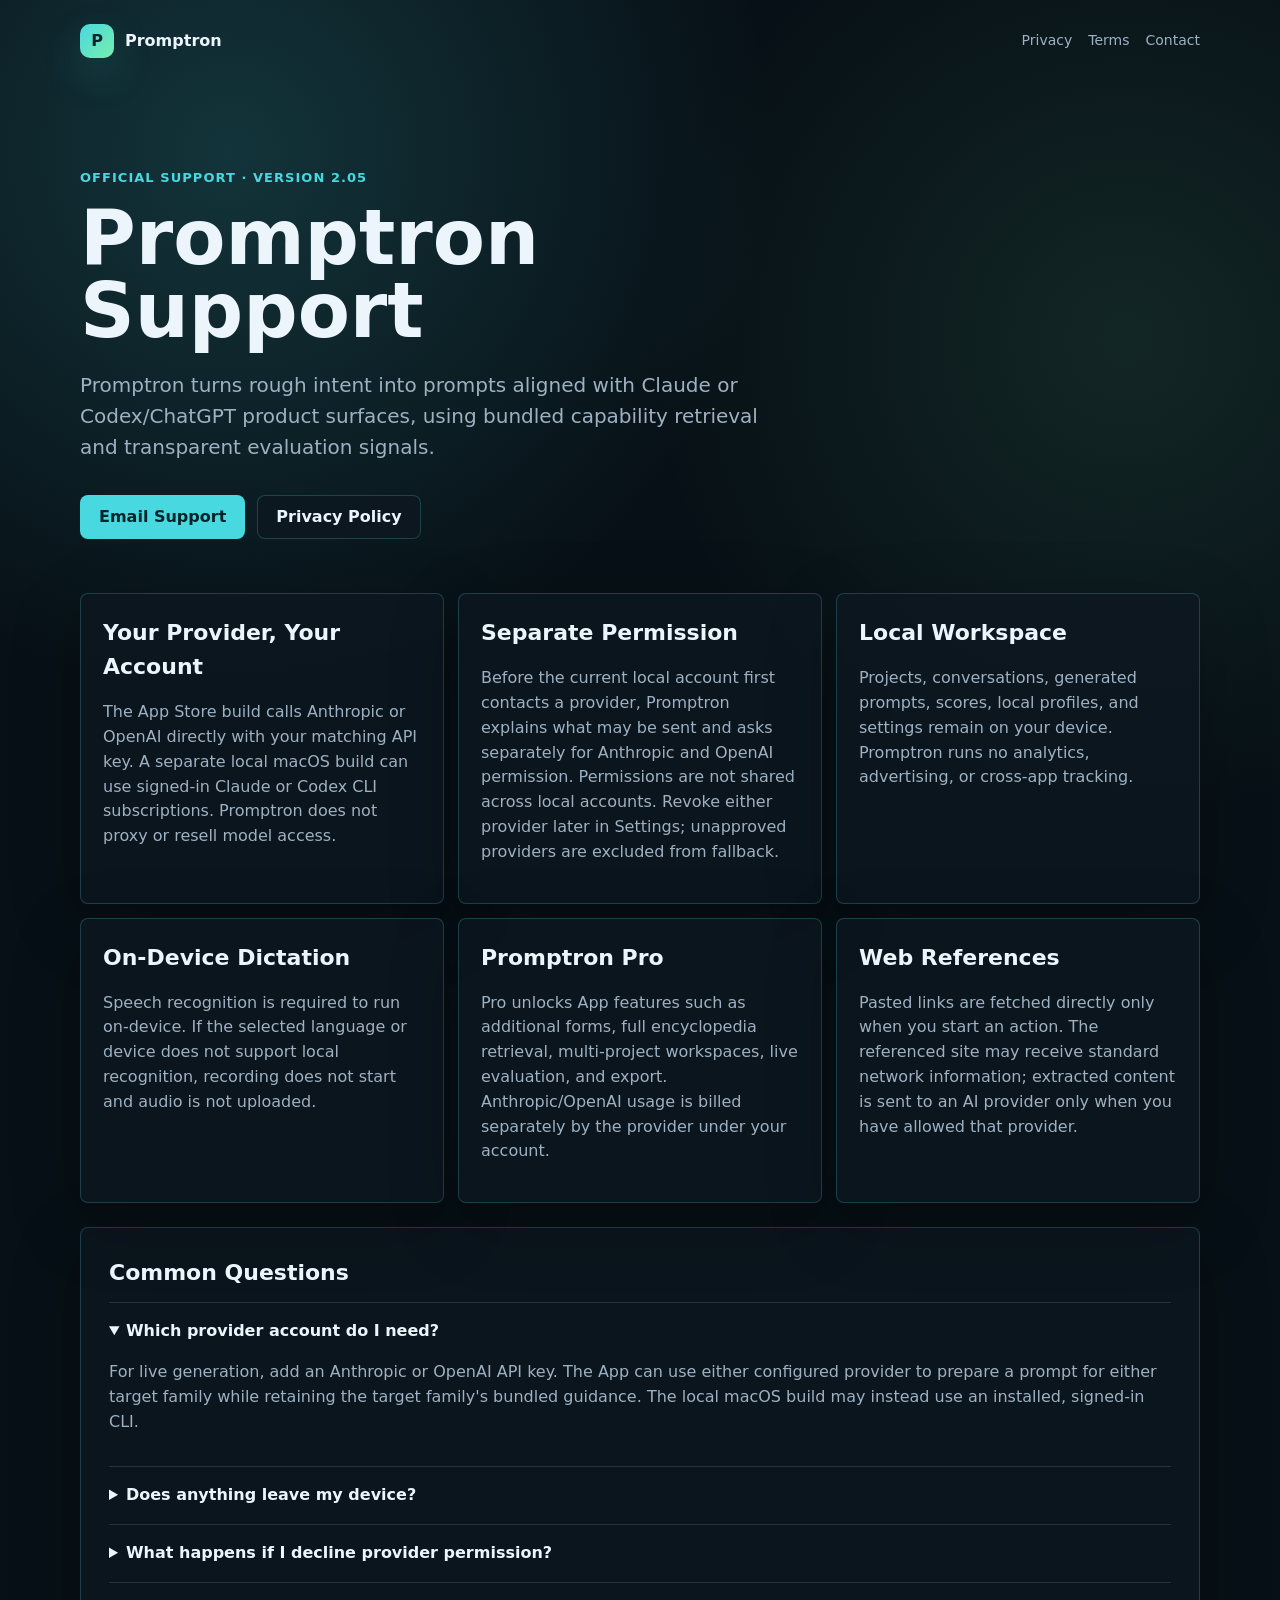
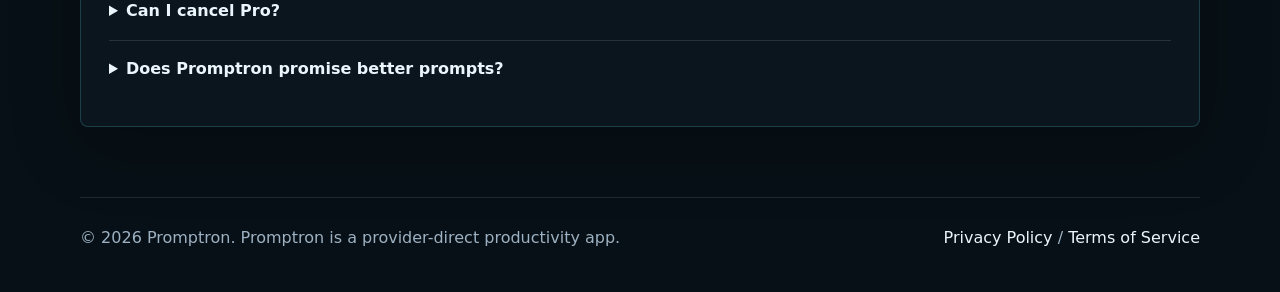
<file: index.html>
<!doctype html>
<html lang="en">
<head>
  <meta charset="utf-8">
  <meta name="viewport" content="width=device-width, initial-scale=1">
  <title>Promptron Support</title>
  <meta name="description" content="Support, privacy, and terms for Promptron, a local workspace that prepares prompts for Claude and Codex/ChatGPT.">
  <link rel="stylesheet" href="./styles.css">
</head>
<body>
  <header class="nav">
    <a class="brand" href="./" aria-label="Promptron home">
      <span class="mark">P</span><span>Promptron</span>
    </a>
    <nav aria-label="Primary">
      <a href="./privacy.html">Privacy</a>
      <a href="./terms.html">Terms</a>
      <a href="mailto:hello@pawse.au">Contact</a>
    </nav>
  </header>

  <main>
    <section class="hero">
      <p class="eyebrow">Official Support · Version 2.05</p>
      <h1>Promptron Support</h1>
      <p class="lead">
        Promptron turns rough intent into prompts aligned with Claude or Codex/ChatGPT product
        surfaces, using bundled capability retrieval and transparent evaluation signals.
      </p>
      <div class="actions">
        <a class="button primary" href="mailto:hello@pawse.au">Email Support</a>
        <a class="button" href="./privacy.html">Privacy Policy</a>
      </div>
    </section>

    <section class="grid" aria-label="Support topics">
      <article>
        <h2>Your Provider, Your Account</h2>
        <p>
          The App Store build calls Anthropic or OpenAI directly with your matching API key. A
          separate local macOS build can use signed-in Claude or Codex CLI subscriptions. Promptron
          does not proxy or resell model access.
        </p>
      </article>
      <article>
        <h2>Separate Permission</h2>
        <p>
          Before the current local account first contacts a provider, Promptron explains what may be
          sent and asks separately for Anthropic and OpenAI permission. Permissions are not shared
          across local accounts. Revoke either provider later in Settings; unapproved providers are
          excluded from fallback.
        </p>
      </article>
      <article>
        <h2>Local Workspace</h2>
        <p>
          Projects, conversations, generated prompts, scores, local profiles, and settings remain on
          your device. Promptron runs no analytics, advertising, or cross-app tracking.
        </p>
      </article>
      <article>
        <h2>On-Device Dictation</h2>
        <p>
          Speech recognition is required to run on-device. If the selected language or device does
          not support local recognition, recording does not start and audio is not uploaded.
        </p>
      </article>
      <article>
        <h2>Promptron Pro</h2>
        <p>
          Pro unlocks App features such as additional forms, full encyclopedia retrieval, multi-project
          workspaces, live evaluation, and export. Anthropic/OpenAI usage is billed separately by the
          provider under your account.
        </p>
      </article>
      <article>
        <h2>Web References</h2>
        <p>
          Pasted links are fetched directly only when you start an action. The referenced site may
          receive standard network information; extracted content is sent to an AI provider only when
          you have allowed that provider.
        </p>
      </article>
    </section>

    <section class="panel" aria-labelledby="help-heading">
      <h2 id="help-heading">Common Questions</h2>
      <details open>
        <summary>Which provider account do I need?</summary>
        <p>
          For live generation, add an Anthropic or OpenAI API key. The App can use either configured
          provider to prepare a prompt for either target family while retaining the target family's
          bundled guidance. The local macOS build may instead use an installed, signed-in CLI.
        </p>
      </details>
      <details>
        <summary>Does anything leave my device?</summary>
        <p>
          Yes, when you choose an online action. Relevant prompt context, text extracted from files
          you select, images you select, and a limited number of linked images fetched from a web page
          whose URL you paste may be sent directly to an AI provider you have allowed. Pasted links
          are fetched directly from the referenced websites. Nothing travels through a Promptron model
          server. See the Privacy Policy for exact categories.
        </p>
      </details>
      <details>
        <summary>What happens if I decline provider permission?</summary>
        <p>
          Promptron does not contact that provider. You can continue with local/offline features and
          later review the choice in Settings &rarr; Data Sharing.
        </p>
      </details>
      <details>
        <summary>Can I cancel Pro?</summary>
        <p>
          Yes. Subscriptions purchased through Apple are managed in your Apple account: System
          Settings or App Store account settings &rarr; Subscriptions.
        </p>
      </details>
      <details>
        <summary>Does Promptron promise better prompts?</summary>
        <p>
          No. Promptron offers convenience, product-surface fit, local organization, retrieval, and
          evaluation workflow—not a guarantee of prompt quality or output correctness.
        </p>
      </details>
    </section>
  </main>

  <footer>
    <p>&copy; 2026 Promptron. Promptron is a provider-direct productivity app.</p>
    <p><a href="./privacy.html">Privacy Policy</a> <span>/</span> <a href="./terms.html">Terms of Service</a></p>
  </footer>
</body>
</html>
</file>
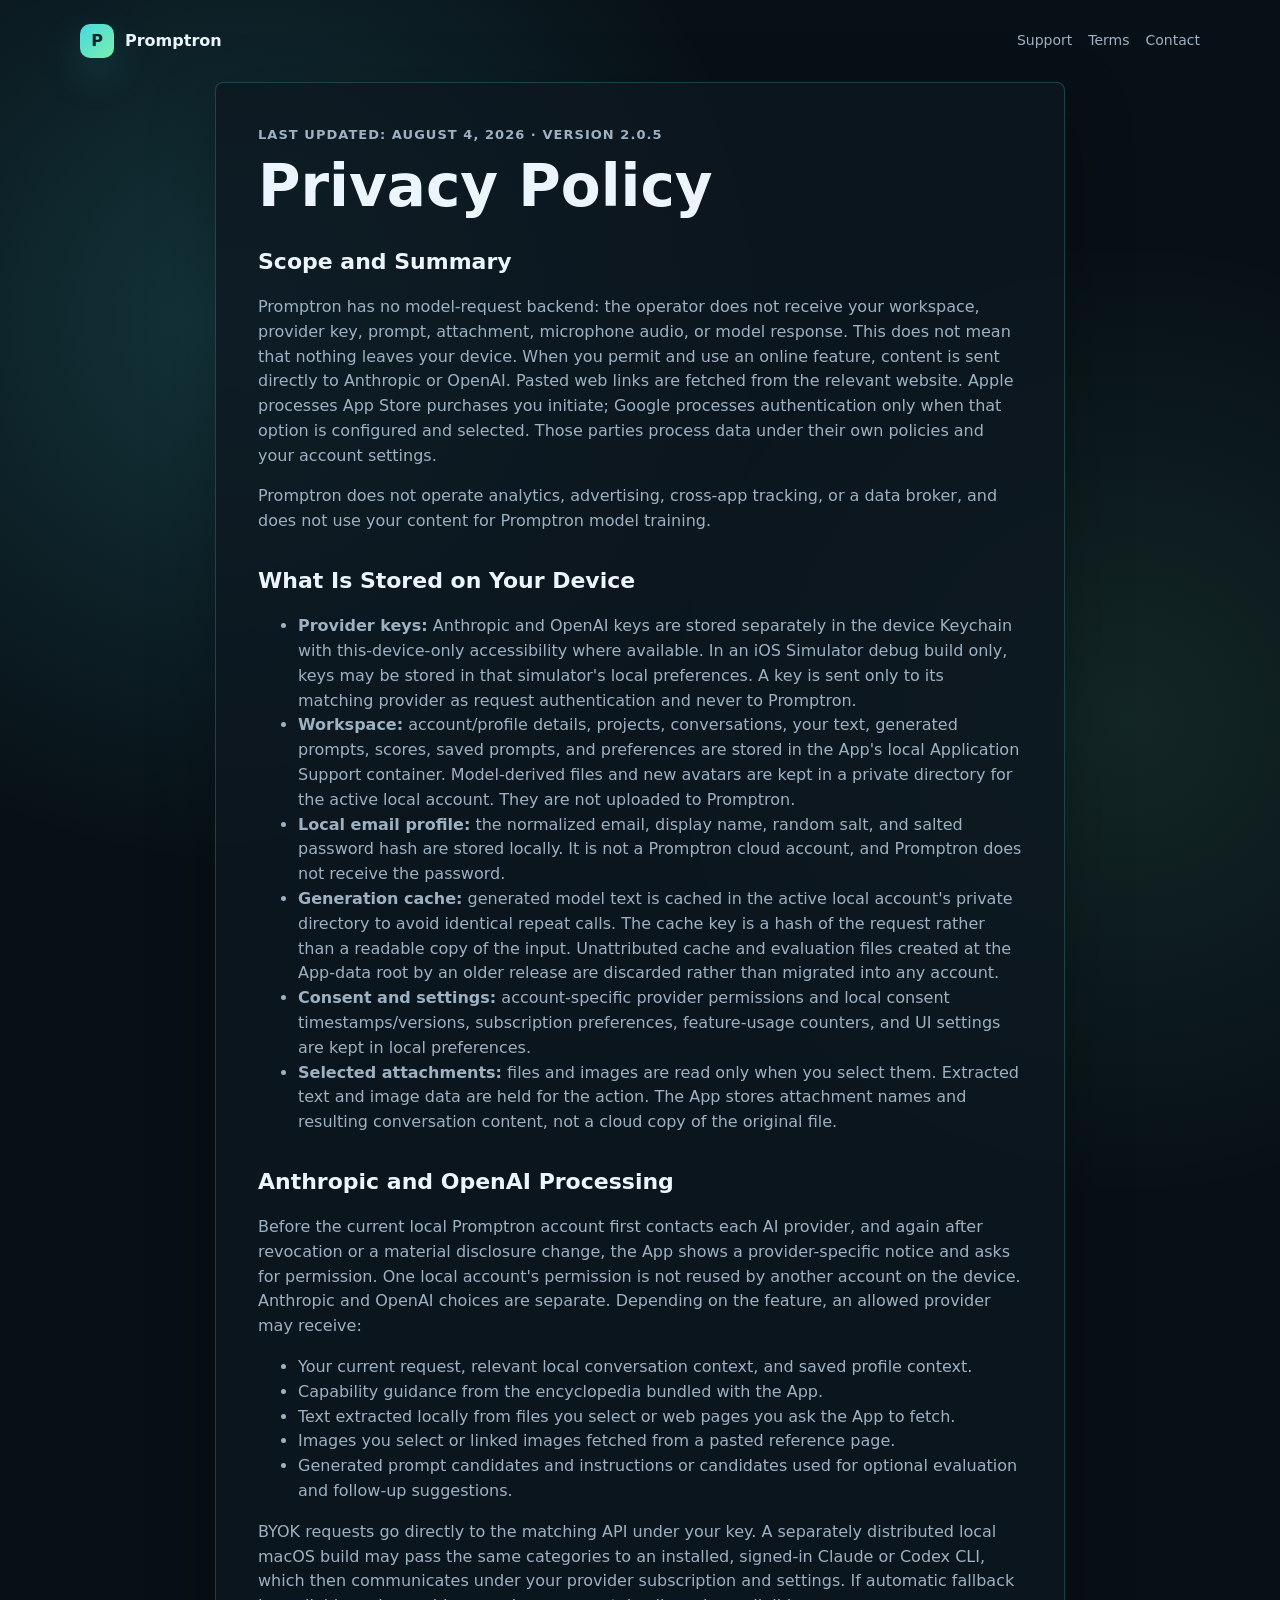
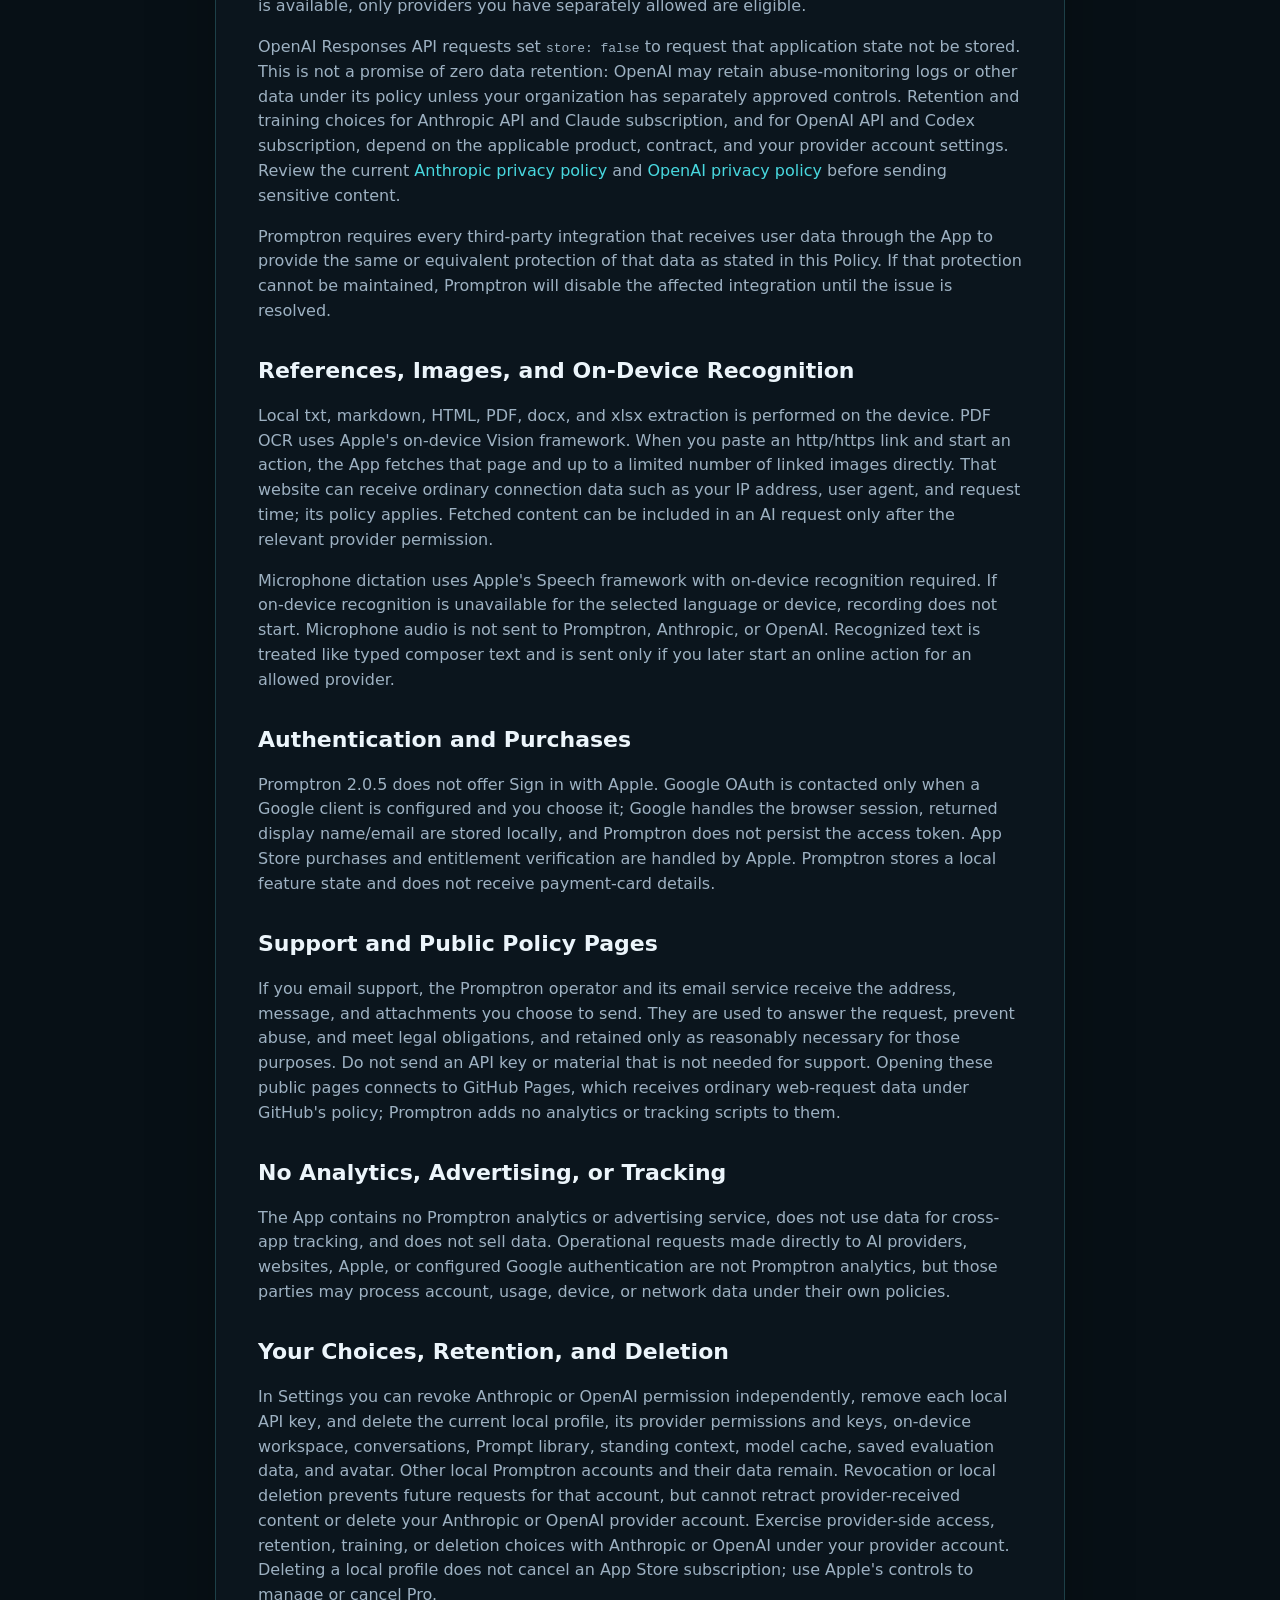
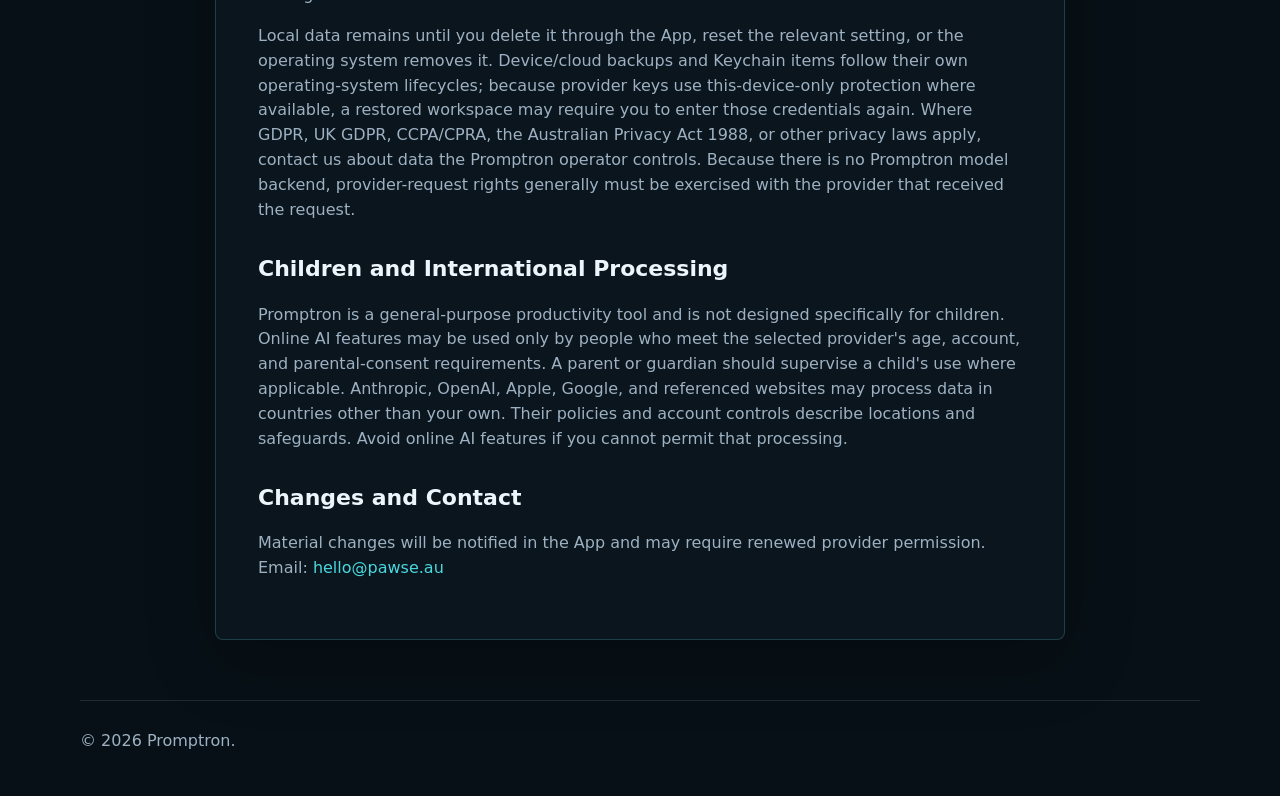
<file: privacy.html>
<!doctype html>
<html lang="en">
<head>
  <meta charset="utf-8">
  <meta name="viewport" content="width=device-width, initial-scale=1">
  <title>Promptron Privacy Policy</title>
  <meta name="description" content="How Promptron stores local data and sends permitted requests directly to Anthropic, OpenAI, Apple, Google, and referenced websites.">
  <link rel="stylesheet" href="./styles.css">
</head>
<body>
  <header class="nav">
    <a class="brand" href="./"><span class="mark">P</span><span>Promptron</span></a>
    <nav aria-label="Primary">
      <a href="./">Support</a>
      <a href="./terms.html">Terms</a>
      <a href="mailto:hello@pawse.au">Contact</a>
    </nav>
  </header>

  <main class="doc">
    <p class="eyebrow">Last updated: August 4, 2026 · Version 2.0.5</p>
    <h1>Privacy Policy</h1>

    <h2>Scope and Summary</h2>
    <p>
      Promptron has no model-request backend: the operator does not receive your workspace,
      provider key, prompt, attachment, microphone audio, or model response. This does not mean
      that nothing leaves your device. When you permit and use an online feature, content is sent
      directly to Anthropic or OpenAI. Pasted web links are fetched from the relevant website.
      Apple processes App Store purchases you initiate; Google processes authentication only when
      that option is configured and selected. Those parties
      process data under their own policies and your account settings.
    </p>
    <p>
      Promptron does not operate analytics, advertising, cross-app tracking, or a data broker,
      and does not use your content for Promptron model training.
    </p>

    <h2>What Is Stored on Your Device</h2>
    <ul>
      <li><strong>Provider keys:</strong> Anthropic and OpenAI keys are stored separately in the device Keychain with this-device-only accessibility where available. In an iOS Simulator debug build only, keys may be stored in that simulator's local preferences. A key is sent only to its matching provider as request authentication and never to Promptron.</li>
      <li><strong>Workspace:</strong> account/profile details, projects, conversations, your text, generated prompts, scores, saved prompts, and preferences are stored in the App's local Application Support container. Model-derived files and new avatars are kept in a private directory for the active local account. They are not uploaded to Promptron.</li>
      <li><strong>Local email profile:</strong> the normalized email, display name, random salt, and salted password hash are stored locally. It is not a Promptron cloud account, and Promptron does not receive the password.</li>
      <li><strong>Generation cache:</strong> generated model text is cached in the active local account's private directory to avoid identical repeat calls. The cache key is a hash of the request rather than a readable copy of the input. Unattributed cache and evaluation files created at the App-data root by an older release are discarded rather than migrated into any account.</li>
      <li><strong>Consent and settings:</strong> account-specific provider permissions and local consent timestamps/versions, subscription preferences, feature-usage counters, and UI settings are kept in local preferences.</li>
      <li><strong>Selected attachments:</strong> files and images are read only when you select them. Extracted text and image data are held for the action. The App stores attachment names and resulting conversation content, not a cloud copy of the original file.</li>
    </ul>

    <h2>Anthropic and OpenAI Processing</h2>
    <p>
      Before the current local Promptron account first contacts each AI provider, and again after
      revocation or a material disclosure change, the App shows a provider-specific notice and asks
      for permission. One local account's permission is not reused by another account on the device.
      Anthropic and OpenAI choices are separate. Depending on the
      feature, an allowed provider may receive:
    </p>
    <ul>
      <li>Your current request, relevant local conversation context, and saved profile context.</li>
      <li>Capability guidance from the encyclopedia bundled with the App.</li>
      <li>Text extracted locally from files you select or web pages you ask the App to fetch.</li>
      <li>Images you select or linked images fetched from a pasted reference page.</li>
      <li>Generated prompt candidates and instructions or candidates used for optional evaluation and follow-up suggestions.</li>
    </ul>
    <p>
      BYOK requests go directly to the matching API under your key. A separately distributed local
      macOS build may pass the same categories to an installed, signed-in Claude or Codex CLI, which
      then communicates under your provider subscription and settings. If automatic fallback is
      available, only providers you have separately allowed are eligible.
    </p>
    <p>
      OpenAI Responses API requests set <code>store: false</code> to request that application state
      not be stored. This is not a promise of zero data retention: OpenAI may retain abuse-monitoring
      logs or other data under its policy unless your organization has separately approved controls.
      Retention and training choices for Anthropic API and Claude subscription, and for OpenAI API
      and Codex subscription, depend on the applicable product, contract, and your provider account settings.
      Review the current
      <a href="https://www.anthropic.com/legal/privacy">Anthropic privacy policy</a> and
      <a href="https://openai.com/policies/privacy-policy/">OpenAI privacy policy</a> before sending
      sensitive content.
    </p>
    <p>
      Promptron requires every third-party integration that receives user data through the App to
      provide the same or equivalent protection of that data as stated in this Policy. If that
      protection cannot be maintained, Promptron will disable the affected integration until the
      issue is resolved.
    </p>
    <h2>References, Images, and On-Device Recognition</h2>
    <p>
      Local txt, markdown, HTML, PDF, docx, and xlsx extraction is performed on the device. PDF OCR
      uses Apple's on-device Vision framework. When you paste an http/https link and start an action,
      the App fetches that page and up to a limited number of linked images directly. That website can
      receive ordinary connection data such as your IP address, user agent, and request time; its policy
      applies. Fetched content can be included in an AI request only after the relevant provider permission.
    </p>
    <p>
      Microphone dictation uses Apple's Speech framework with on-device recognition required. If
      on-device recognition is unavailable for the selected language or device, recording does not
      start. Microphone audio is not sent to Promptron, Anthropic, or OpenAI. Recognized text is treated
      like typed composer text and is sent only if you later start an online action for an allowed provider.
    </p>

    <h2>Authentication and Purchases</h2>
    <p>
      Promptron 2.0.5 does not offer Sign in with Apple. Google OAuth is contacted only when a Google
      client is configured and you choose
      it; Google handles the browser session, returned display name/email are stored locally, and
      Promptron does not persist the access token. App Store purchases and entitlement verification are
      handled by Apple. Promptron stores a local feature state and does not receive payment-card details.
    </p>

    <h2>Support and Public Policy Pages</h2>
    <p>
      If you email support, the Promptron operator and its email service receive the address,
      message, and attachments you choose to send. They are used to answer the request, prevent
      abuse, and meet legal obligations, and retained only as reasonably necessary for those
      purposes. Do not send an API key or material that is not needed for support. Opening these
      public pages connects to GitHub Pages, which receives ordinary web-request data under GitHub's
      policy; Promptron adds no analytics or tracking scripts to them.
    </p>

    <h2>No Analytics, Advertising, or Tracking</h2>
    <p>
      The App contains no Promptron analytics or advertising service, does not use data for cross-app
      tracking, and does not sell data. Operational requests made directly to AI providers, websites,
      Apple, or configured Google authentication are not Promptron analytics, but those parties may
      process account, usage, device, or network data under their own policies.
    </p>

    <h2>Your Choices, Retention, and Deletion</h2>
    <p>
      In Settings you can revoke Anthropic or OpenAI permission independently, remove each local API
      key, and delete the current local profile, its provider permissions and keys, on-device workspace,
      conversations, Prompt library, standing context, model cache, saved evaluation data, and avatar.
      Other local Promptron accounts and their data remain. Revocation or local deletion prevents future
      requests for that account, but cannot retract provider-received content or delete your Anthropic or
      OpenAI provider account. Exercise provider-side access, retention, training, or deletion choices
      with Anthropic or OpenAI under your provider account. Deleting a local profile does not cancel
      an App Store subscription; use Apple's controls to manage or cancel Pro.
    </p>
    <p>
      Local data remains until you delete it through the App, reset the relevant setting, or the
      operating system removes it. Device/cloud backups and Keychain items follow their own
      operating-system lifecycles; because provider keys use this-device-only protection where
      available, a restored workspace may require you to enter those credentials again.
      Where GDPR, UK GDPR, CCPA/CPRA, the Australian Privacy Act 1988, or other privacy laws apply,
      contact us about data the Promptron operator controls. Because there is no Promptron model backend,
      provider-request rights generally must be exercised with the provider that received the request.
    </p>

    <h2>Children and International Processing</h2>
    <p>
      Promptron is a general-purpose productivity tool and is not designed specifically for children.
      Online AI features may be used only by people who meet the selected provider's age, account, and
      parental-consent requirements. A parent or guardian should supervise a child's use where applicable.
      Anthropic, OpenAI, Apple, Google, and referenced websites may process data in countries other than
      your own. Their policies and account controls describe locations and safeguards. Avoid online AI
      features if you cannot permit that processing.
    </p>

    <h2>Changes and Contact</h2>
    <p>
      Material changes will be notified in the App and may require renewed provider permission.<br>
      Email: <a href="mailto:hello@pawse.au">hello@pawse.au</a>
    </p>
  </main>

  <footer>
    <p>&copy; 2026 Promptron.</p>
  </footer>
</body>
</html>
</file>
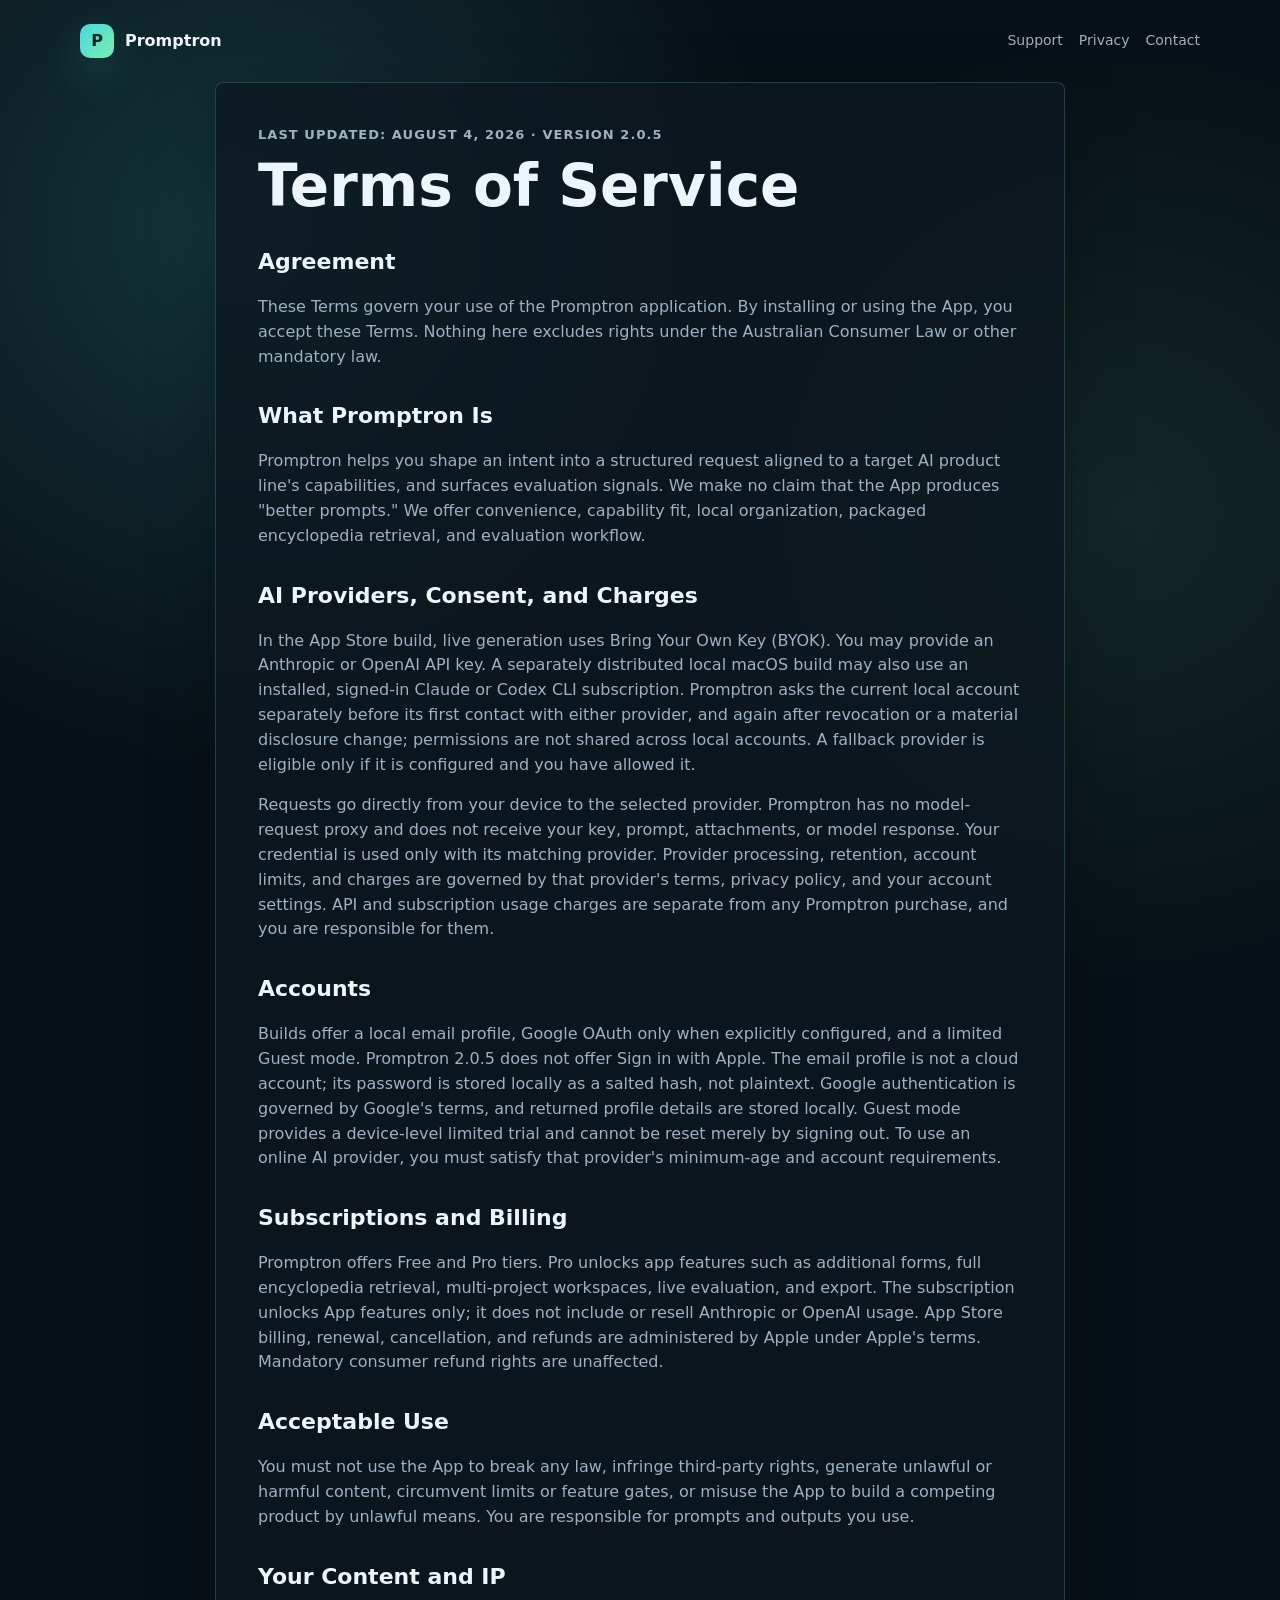
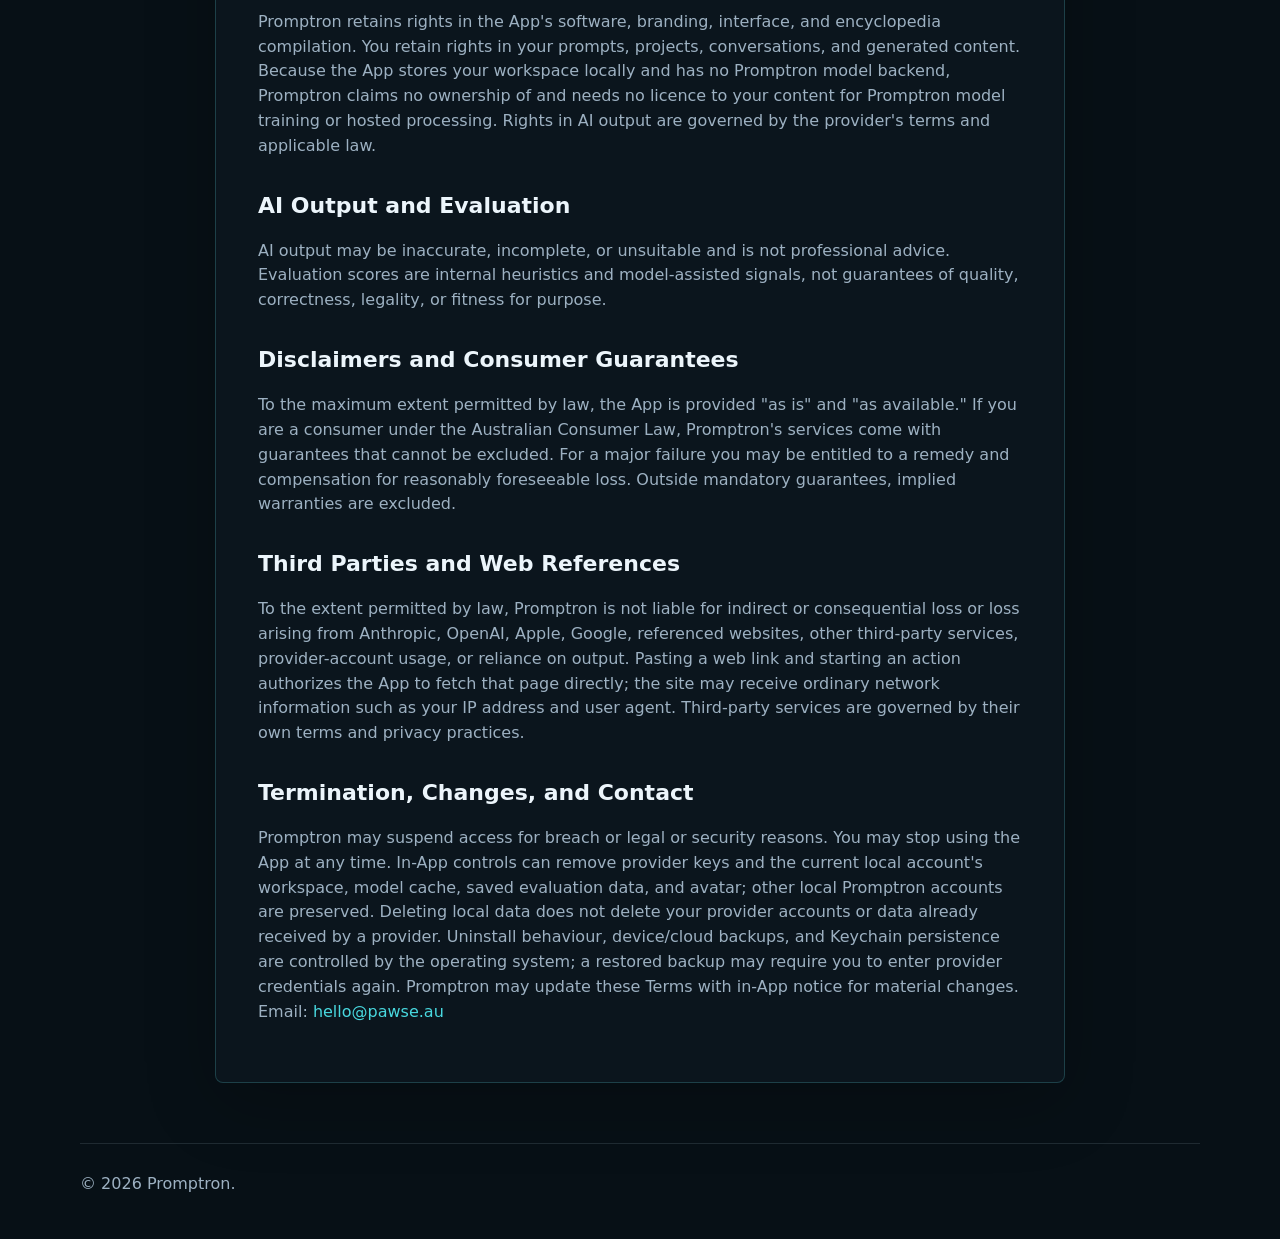
<file: terms.html>
<!doctype html>
<html lang="en">
<head>
  <meta charset="utf-8">
  <meta name="viewport" content="width=device-width, initial-scale=1">
  <title>Promptron Terms of Service</title>
  <meta name="description" content="Promptron Terms of Service.">
  <link rel="stylesheet" href="./styles.css">
</head>
<body>
  <header class="nav">
    <a class="brand" href="./"><span class="mark">P</span><span>Promptron</span></a>
    <nav aria-label="Primary">
      <a href="./">Support</a>
      <a href="./privacy.html">Privacy</a>
      <a href="mailto:hello@pawse.au">Contact</a>
    </nav>
  </header>

  <main class="doc">
    <p class="eyebrow">Last updated: August 4, 2026 · Version 2.0.5</p>
    <h1>Terms of Service</h1>

    <h2>Agreement</h2>
    <p>
      These Terms govern your use of the Promptron application. By installing or using the App,
      you accept these Terms. Nothing here excludes rights under the Australian Consumer Law or
      other mandatory law.
    </p>

    <h2>What Promptron Is</h2>
    <p>
      Promptron helps you shape an intent into a structured request aligned to a target AI product
      line's capabilities, and surfaces evaluation signals. We make no claim that the App produces
      "better prompts." We offer convenience, capability fit, local organization, packaged
      encyclopedia retrieval, and evaluation workflow.
    </p>

    <h2>AI Providers, Consent, and Charges</h2>
    <p>
      In the App Store build, live generation uses Bring Your Own Key (BYOK). You may provide an
      Anthropic or OpenAI API key. A separately distributed local macOS build may also use an installed,
      signed-in Claude or Codex CLI subscription. Promptron asks the current local account separately
      before its first contact with either provider, and again after revocation or a material disclosure
      change; permissions are not shared across local accounts. A fallback provider is eligible only if
      it is configured and you have allowed it.
    </p>
    <p>
      Requests go directly from your device to the selected provider. Promptron has no model-request
      proxy and does not receive your key, prompt, attachments, or model response. Your credential is
      used only with its matching provider. Provider processing, retention, account limits, and charges
      are governed by that provider's terms, privacy policy, and your account settings. API and
      subscription usage charges are separate from any Promptron purchase, and you are responsible for them.
    </p>

    <h2>Accounts</h2>
    <p>
      Builds offer a local email profile, Google OAuth only when explicitly configured, and a limited
      Guest mode. Promptron 2.0.5 does not offer Sign in with Apple. The email profile is not a cloud
      account; its password is stored locally as a salted hash, not plaintext. Google authentication
      is governed by Google's terms, and returned profile details are stored locally. Guest mode provides a
      device-level limited trial and cannot be reset merely by signing out. To use an online AI provider,
      you must satisfy that provider's minimum-age and account requirements.
    </p>

    <h2>Subscriptions and Billing</h2>
    <p>
      Promptron offers Free and Pro tiers. Pro unlocks app features such as additional forms,
      full encyclopedia retrieval, multi-project workspaces, live evaluation, and export. The
      subscription unlocks App features only; it does not include or resell Anthropic or OpenAI
      usage. App Store billing, renewal, cancellation, and refunds are administered by Apple under
      Apple's terms. Mandatory consumer refund rights are unaffected.
    </p>

    <h2>Acceptable Use</h2>
    <p>
      You must not use the App to break any law, infringe third-party rights, generate unlawful
      or harmful content, circumvent limits or feature gates, or misuse the App to build a competing
      product by unlawful means. You are responsible for prompts and outputs you use.
    </p>

    <h2>Your Content and IP</h2>
    <p>
      Promptron retains rights in the App's software, branding, interface, and encyclopedia compilation.
      You retain rights in your prompts, projects, conversations, and generated content. Because the App
      stores your workspace locally and has no Promptron model backend, Promptron claims no ownership of
      and needs no licence to your content for Promptron model training or hosted processing. Rights in
      AI output are governed by the provider's terms and applicable law.
    </p>

    <h2>AI Output and Evaluation</h2>
    <p>
      AI output may be inaccurate, incomplete, or unsuitable and is not professional advice.
      Evaluation scores are internal heuristics and model-assisted signals, not guarantees of
      quality, correctness, legality, or fitness for purpose.
    </p>

    <h2>Disclaimers and Consumer Guarantees</h2>
    <p>
      To the maximum extent permitted by law, the App is provided "as is" and "as available." If you are
      a consumer under the Australian Consumer Law, Promptron's services come with guarantees that cannot
      be excluded. For a major failure you may be entitled to a remedy and compensation for reasonably
      foreseeable loss. Outside mandatory guarantees, implied warranties are excluded.
    </p>

    <h2>Third Parties and Web References</h2>
    <p>
      To the extent permitted by law, Promptron is not liable for indirect or consequential loss
      or loss arising from Anthropic, OpenAI, Apple, Google, referenced websites, other third-party
      services, provider-account usage, or reliance on output. Pasting a web link and starting an
      action authorizes the App to fetch that page directly; the site may receive ordinary network
      information such as your IP address and user agent. Third-party services are governed by their
      own terms and privacy practices.
    </p>

    <h2>Termination, Changes, and Contact</h2>
    <p>
      Promptron may suspend access for breach or legal or security reasons. You may stop using the App
      at any time. In-App controls can remove provider keys and the current local account's workspace,
      model cache, saved evaluation data, and avatar; other local Promptron accounts are preserved.
      Deleting local data does not delete your provider accounts or data already received by a provider.
      Uninstall behaviour, device/cloud backups, and Keychain persistence are controlled by the
      operating system; a restored backup may require you to enter provider credentials again.
      Promptron may update these Terms with in-App notice for material changes.<br>
      Email: <a href="mailto:hello@pawse.au">hello@pawse.au</a>
    </p>
  </main>

  <footer>
    <p>&copy; 2026 Promptron.</p>
  </footer>
</body>
</html>
</file>
<file: styles.css>
:root {
  color-scheme: dark;
  --bg: #071016;
  --panel: #0d1821;
  --panel-2: #132535;
  --text: #ecf5fb;
  --muted: #9db1c2;
  --line: rgba(91, 216, 221, 0.22);
  --accent: #48d8df;
  --accent-2: #79efae;
  --ink: #042328;
}

* {
  box-sizing: border-box;
}

body {
  margin: 0;
  min-height: 100vh;
  background:
    radial-gradient(circle at 18% 8%, rgba(72, 216, 223, 0.18), transparent 34rem),
    radial-gradient(circle at 88% 18%, rgba(121, 239, 174, 0.1), transparent 30rem),
    var(--bg);
  color: var(--text);
  font-family: Inter, ui-sans-serif, system-ui, -apple-system, BlinkMacSystemFont, "Segoe UI", sans-serif;
  line-height: 1.55;
}

a {
  color: inherit;
  text-decoration: none;
}

.nav {
  width: min(1120px, calc(100% - 40px));
  margin: 0 auto;
  padding: 24px 0;
  display: flex;
  align-items: center;
  justify-content: space-between;
  gap: 20px;
}

.brand {
  display: inline-flex;
  align-items: center;
  gap: 11px;
  font-weight: 800;
  letter-spacing: 0;
}

.mark {
  width: 34px;
  height: 34px;
  display: grid;
  place-items: center;
  border-radius: 10px;
  color: var(--ink);
  background: linear-gradient(135deg, var(--accent), var(--accent-2));
  box-shadow: 0 16px 40px rgba(72, 216, 223, 0.18);
}

.nav nav {
  display: flex;
  gap: 16px;
  color: var(--muted);
  font-size: 14px;
}

.nav nav a:hover {
  color: var(--text);
}

main {
  width: min(1120px, calc(100% - 40px));
  margin: 0 auto;
}

.hero {
  padding: 86px 0 54px;
  max-width: 790px;
}

.eyebrow {
  margin: 0 0 14px;
  color: var(--accent);
  font-size: 13px;
  font-weight: 800;
  letter-spacing: 0.08em;
  text-transform: uppercase;
}

h1 {
  margin: 0;
  font-size: clamp(42px, 8vw, 76px);
  line-height: 0.96;
  letter-spacing: 0;
}

h2 {
  margin: 0 0 12px;
  font-size: 22px;
  letter-spacing: 0;
}

.lead {
  margin: 22px 0 0;
  max-width: 690px;
  color: var(--muted);
  font-size: 20px;
}

.actions {
  display: flex;
  flex-wrap: wrap;
  gap: 12px;
  margin-top: 32px;
}

.button {
  display: inline-flex;
  align-items: center;
  justify-content: center;
  min-height: 44px;
  padding: 0 18px;
  border: 1px solid var(--line);
  border-radius: 8px;
  color: var(--text);
  background: rgba(13, 24, 33, 0.78);
  font-weight: 750;
}

.button.primary {
  color: var(--ink);
  border-color: transparent;
  background: var(--accent);
}

.grid {
  display: grid;
  grid-template-columns: repeat(3, minmax(0, 1fr));
  gap: 14px;
  margin-bottom: 24px;
}

article,
.panel,
.doc {
  border: 1px solid var(--line);
  border-radius: 8px;
  background: rgba(13, 24, 33, 0.78);
  box-shadow: 0 20px 70px rgba(0, 0, 0, 0.22);
}

article {
  padding: 22px;
}

article p,
.panel p,
.doc p,
.doc li {
  color: var(--muted);
}

.panel {
  padding: 28px;
  margin-bottom: 70px;
}

details {
  border-top: 1px solid rgba(157, 177, 194, 0.18);
  padding: 16px 0;
}

summary {
  cursor: pointer;
  font-weight: 760;
}

.doc {
  max-width: 850px;
  padding: 42px;
  margin-bottom: 60px;
}

.doc h1 {
  font-size: clamp(38px, 6vw, 58px);
  margin-bottom: 24px;
}

.doc h2 {
  margin-top: 30px;
}

.doc a {
  color: var(--accent);
}

footer {
  width: min(1120px, calc(100% - 40px));
  margin: 0 auto;
  padding: 28px 0 42px;
  color: var(--muted);
  display: flex;
  justify-content: space-between;
  gap: 18px;
  border-top: 1px solid rgba(157, 177, 194, 0.16);
}

footer p {
  margin: 0;
}

footer a {
  color: var(--text);
}

@media (max-width: 760px) {
  .nav,
  footer {
    align-items: flex-start;
    flex-direction: column;
  }

  .hero {
    padding-top: 48px;
  }

  .grid {
    grid-template-columns: 1fr;
  }

  .doc,
  .panel {
    padding: 24px;
  }
}
</file>
